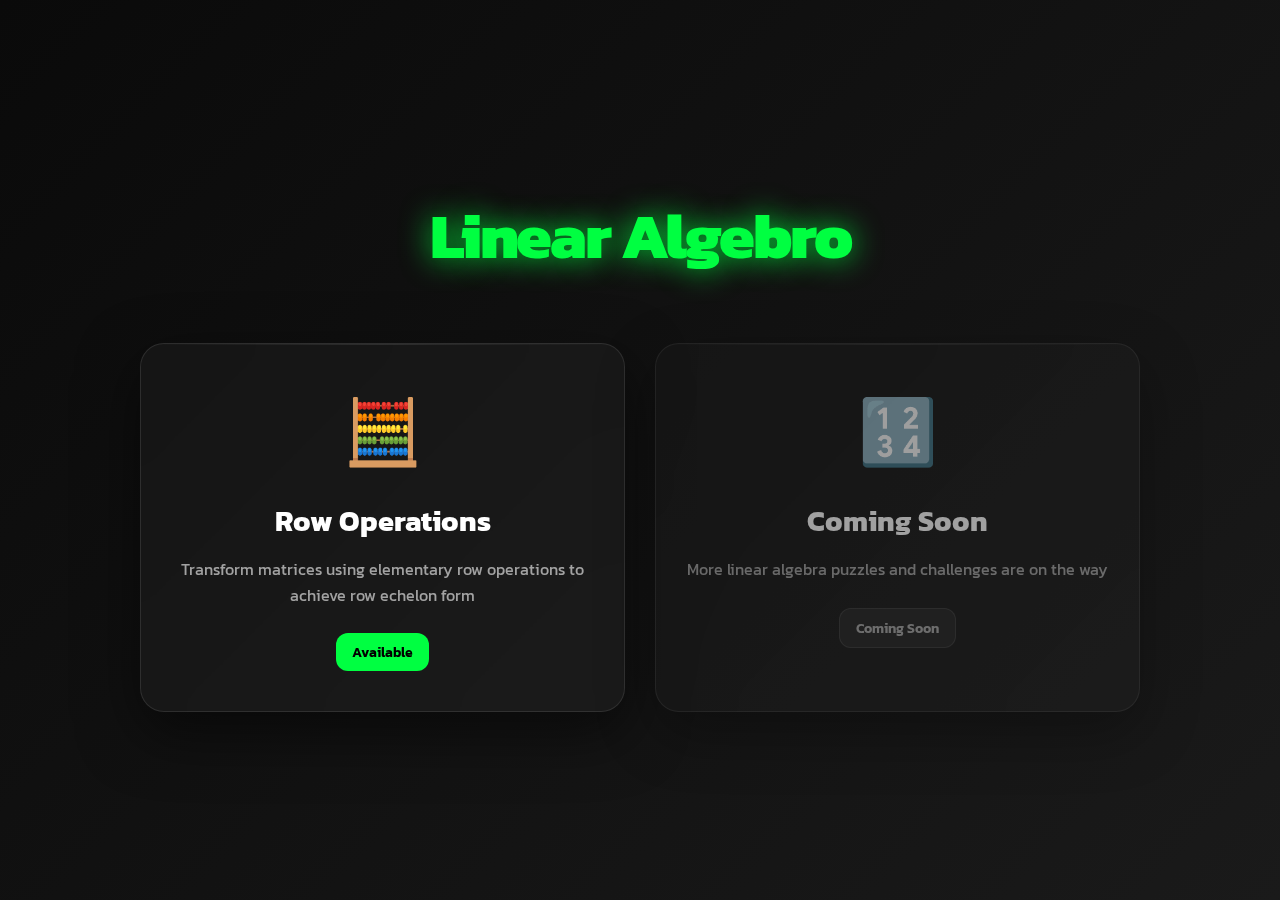
<file: index.html>
<!DOCTYPE html>
<html lang="en">
<head>
    <meta charset="UTF-8">
    <meta name="viewport" content="width=device-width, initial-scale=1.0">
    <title>Linear Algebro</title>
    <link href="https://fonts.googleapis.com/css2?family=Kanit:wght@300;400;500;600;700;800&display=swap" rel="stylesheet">
    <style>
        :root {
            /* Monochrome theme with neon accents */
            --bg-primary: linear-gradient(135deg, #0a0a0a 0%, #1a1a1a 100%);
            --bg-secondary: rgba(255, 255, 255, 0.05);
            --bg-glass: rgba(255, 255, 255, 0.03);
            --bg-glass-hover: rgba(255, 255, 255, 0.08);
            --text-primary: #ffffff;
            --text-secondary: rgba(255, 255, 255, 0.6);
            --accent-primary: #00ff41;
            --accent-secondary: #00ff41;
            --accent-success: #00ff41;
            --accent-warning: #ffff00;
            --accent-error: #ff0041;
            --border: rgba(255, 255, 255, 0.1);
            --border-hover: rgba(255, 255, 255, 0.2);
            --shadow: rgba(0, 0, 0, 0.5);
            --shadow-hover: rgba(0, 0, 0, 0.7);
            --blur: 20px;
        }

        * {
            margin: 0;
            padding: 0;
            box-sizing: border-box;
        }

        body {
            font-family: 'Kanit', sans-serif;
            background: var(--bg-primary);
            color: var(--text-primary);
            min-height: 100vh;
            display: flex;
            flex-direction: column;
            align-items: center;
            justify-content: center;
            padding: 40px 20px;
        }

        .logo {
            font-size: 4rem;
            font-weight: 800;
            color: var(--accent-primary);
            margin-bottom: 60px;
            text-shadow: 0 0 30px rgba(0, 255, 65, 0.8);
            letter-spacing: -2px;
            text-align: center;
        }

        .puzzles-grid {
            display: grid;
            grid-template-columns: repeat(auto-fit, minmax(300px, 1fr));
            gap: 30px;
            max-width: 1000px;
            width: 100%;
        }

        .puzzle-card {
            backdrop-filter: blur(var(--blur));
            background: var(--bg-glass);
            border-radius: 24px;
            padding: 40px 30px;
            border: 1px solid var(--border);
            box-shadow: 0 20px 60px var(--shadow);
            position: relative;
            overflow: hidden;
            transition: all 0.3s ease;
            text-align: center;
            text-decoration: none;
            color: inherit;
        }

        .puzzle-card::before {
            content: '';
            position: absolute;
            top: 0;
            left: 0;
            right: 0;
            height: 1px;
            background: linear-gradient(90deg, transparent, var(--border), transparent);
        }

        .puzzle-card:hover {
            transform: translateY(-10px);
            border-color: var(--accent-primary);
            box-shadow: 0 30px 80px var(--shadow-hover), 0 0 40px rgba(0, 255, 65, 0.4);
        }

        .puzzle-icon {
            font-size: 4rem;
            margin-bottom: 20px;
            display: block;
        }

        .puzzle-title {
            font-size: 1.8rem;
            font-weight: 700;
            color: var(--text-primary);
            margin-bottom: 15px;
        }

        .puzzle-description {
            color: var(--text-secondary);
            line-height: 1.6;
            font-size: 1rem;
            margin-bottom: 25px;
        }

        .puzzle-status {
            padding: 8px 16px;
            border-radius: 12px;
            font-size: 0.9rem;
            font-weight: 600;
            display: inline-block;
        }

        .status-available {
            background: linear-gradient(135deg, var(--accent-primary), var(--accent-primary));
            color: black;
        }

        .status-coming-soon {
            background: var(--bg-secondary);
            color: var(--text-secondary);
            border: 1px solid var(--border);
        }

        .puzzle-card.disabled {
            opacity: 0.6;
            cursor: not-allowed;
        }

        .puzzle-card.disabled:hover {
            transform: none;
            border-color: var(--border);
            box-shadow: 0 20px 60px var(--shadow);
        }

        @media (max-width: 768px) {
            .logo {
                font-size: 3rem;
                margin-bottom: 40px;
            }
            
            .puzzles-grid {
                grid-template-columns: 1fr;
                max-width: 400px;
            }
            
            .puzzle-card {
                padding: 30px 25px;
            }
        }
    </style>
</head>
<body>
    <h1 class="logo">Linear Algebro</h1>

    <div class="puzzles-grid">
        <a href="rowOperationPuzzle/rowOperationPuzzle.html" class="puzzle-card">
            <span class="puzzle-icon">🧮</span>
            <h2 class="puzzle-title">Row Operations</h2>
            <p class="puzzle-description">
                Transform matrices using elementary row operations to achieve row echelon form
            </p>
            <span class="puzzle-status status-available">Available</span>
        </a>

        <div class="puzzle-card disabled">
            <span class="puzzle-icon">🔢</span>
            <h2 class="puzzle-title">Coming Soon</h2>
            <p class="puzzle-description">
                More linear algebra puzzles and challenges are on the way
            </p>
            <span class="puzzle-status status-coming-soon">Coming Soon</span>
        </div>
    </div>
</body>
</html>
</file>
